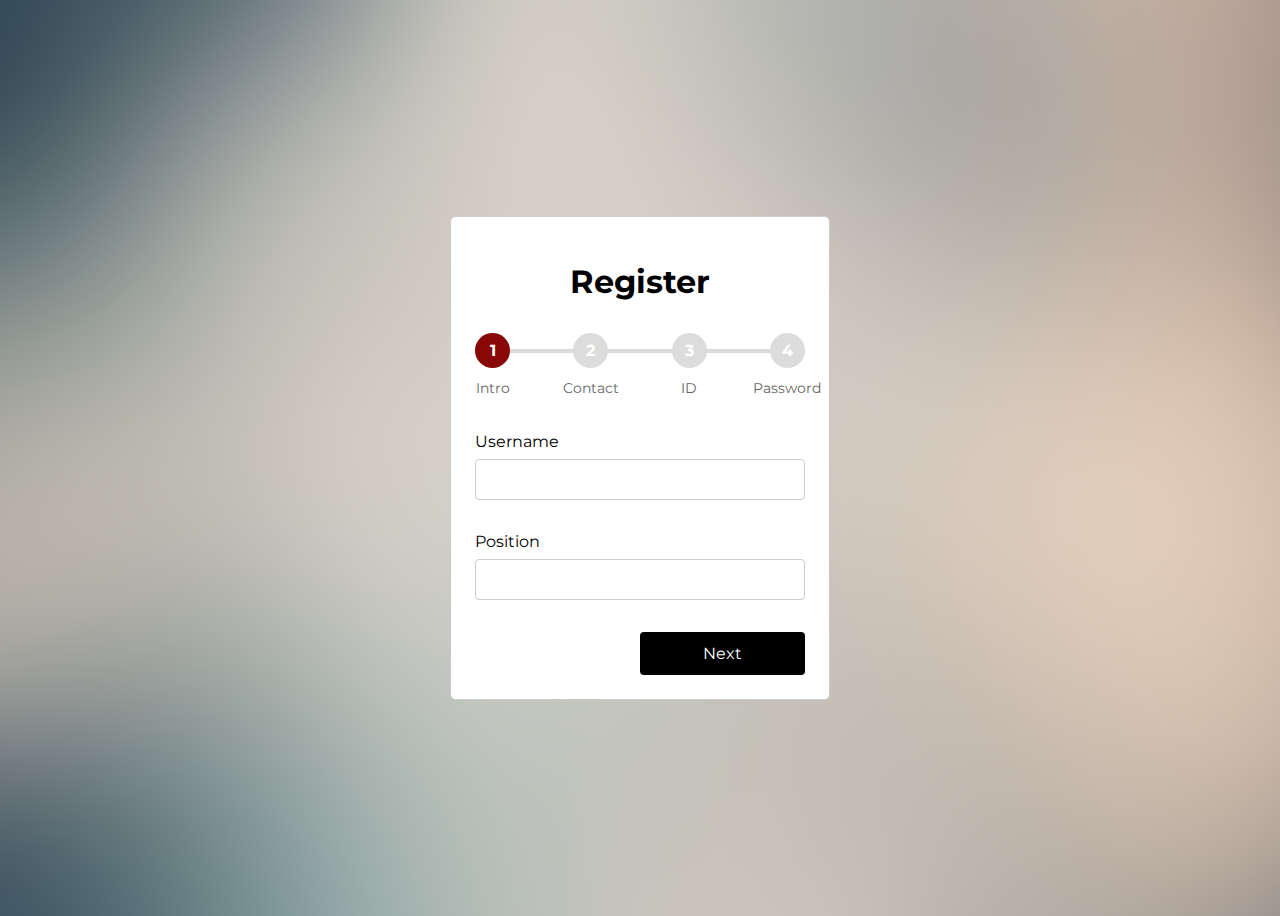
<file: 1/index.html>
<!DOCTYPE html>
<html lang="en">
    <head>
        <meta charset="UTF-8">
        <meta http-equiv="X-UA-Compatible" content="IE=edge">
        <meta name="viewport" content="width=device-width, initial-scale=1.0">
        <link rel="stylesheet" href="styles.css">
        <link rel="preconnect" href="https://fonts.googleapis.com">
        <link rel="preconnect" href="https://fonts.gstatic.com" crossorigin>
        <link href="https://fonts.googleapis.com/css2?family=Montserrat:wght@300;700&family=Roboto:wght@300;500;700&display=swap" rel="stylesheet">
        <link rel="shortcut icon" type="image/x-icon" href="favicon.ico">
        <script src="script.js" defer></script>
        <title>Register</title>
    </head>
    <body>
        <div class="container">
            <form action="#" class="form">
                <h1 class="text-center">Register</h1>
                <!-- progress bar -->
                <div class="progressbar">
                    <div class="progress" id="progress"></div>
                    <div class="progress-step progress-step-active" data-title="Intro"></div>
                    <div class="progress-step" data-title="Contact"></div>
                    <div class="progress-step" data-title="ID"></div>
                    <div class="progress-step" data-title="Password"></div>
                </div>
                <!-- steps -->
                <div class="form-step form-step-active">
                    <div class="input-group">
                        <label for="username">Username</label>
                        <input type="text" name="username" id="username">
                    </div>
                    <div class="input-group">
                        <label for="position">Position</label>
                        <input type="text" name="position" id="position">
                    </div>
                    <div class="">
                        <a href="#" class="btn btn-next width-50 ml-auto">Next</a>
                    </div>
                </div>
                <div class="form-step">
                    <div class="input-group">
                        <label for="phone">Phone</label>
                        <input type="text" name="phone" id="phone">
                    </div>
                    <div class="input-group">
                        <label for="Email">Email</label>
                        <input type="text" name="email" id="email">
                    </div>
                    <div class="btns-group">
                        <a href="#" class="btn btn-prev">Previous</a>
                        <a href="#" class="btn btn-next">Next</a>
                    </div>
                </div>
                <div class="form-step">
                    <div class="input-group">
                        <label for="dob">Date of Birth</label>
                        <input type="date" name="dob" id="dob">
                    </div>
                    <div class="input-group">
                        <label for="pob">Place of Birth</label>
                        <input type="text" name="pob" id="pob">
                    </div>
                    <div class="btns-group">
                        <a href="#" class="btn btn-prev">Previous</a>
                        <a href="#" class="btn btn-next">Next</a>
                    </div>
                </div>
                <div class="form-step">
                    <div class="input-group">
                        <label for="password">Password</label>
                        <input type="password" name="password" id="password">
                    </div>
                    <div class="input-group">
                        <label for="confirmPassword">Confirm Password</label>
                        <input type="password" name="confirmPassword" id="confirmPassword">
                    </div>
                    <div class="btns-group">
                        <a href="#" class="btn btn-prev">Previous</a>
                        <input type="submit" value="Submit" class="submit-btn">
                    </div>
                </div>
            </form>
        </div>
    </body>
</html>
</file>
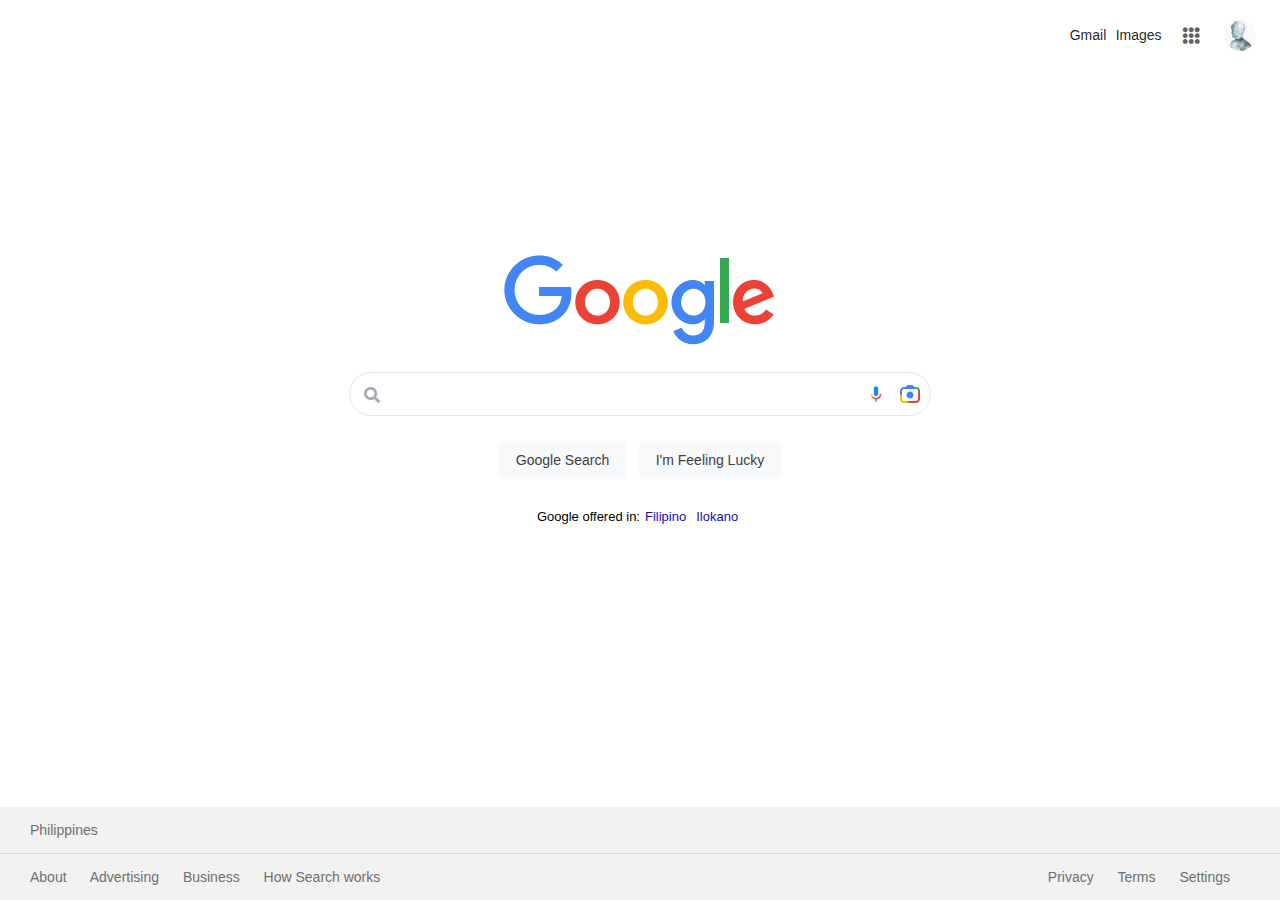
<file: 2/index.html>
<!DOCTYPE html>
<html lang="en">
<head>
    <meta charset="UTF-8">
    <meta http-equiv="X-UA-Compatible" content="IE=edge">
    <meta name="viewport" content="width=device-width, initial-scale=1.0">
    <link rel="stylesheet" href="styles.css">
    <link rel="stylesheet" href="https://cdnjs.cloudflare.com/ajax/libs/font-awesome/5.15.3/css/all.min.css">
    <link rel="shortcut icon" type="image/x-icon" href="imgs/favicon.ico" />
    <title>Google | Shamms Sale</title>
</head>

<body>
    
    <nav class="navbar">
        <div class="navbar-wrapper">
            <a href="https://mail.google.com/mail/">Gmail</a>
            <a href="https://www.google.com.ph/imghp?hl=en&ogbl">Images</a>
            <div class="app">
                <i class="fas fa-ellipsis-v"></i>
                <i class="fas fa-ellipsis-v"></i>
                <i class="fas fa-ellipsis-v"></i>
            </div>
            <div class="account">
                <img src="imgs/profile.jpg" alt="">
            </div>
        </div>
    </nav>

    <div class="container-body">
        <main>
            <img src="imgs/logo.png" class="logo">
            <div class="search">
                <span class="fas fa-search"></span>
                    <input type="text">
                    <img src="imgs/mic.png" alt="">
                    <img src="imgs/image.png" alt="">
            </div>
            <div class="search-button">
                <button>Google Search</button>
                <button>I'm Feeling Lucky</button>
            </div>
            <div class="search-language">
                <p>Google offered in: </p>
                <a href="#">Filipino</a>
                <a href="#">Ilokano</a>
            </div>
        </main>
    </div>

    <footer>
        <div class="footer-location">
            Philippines
        </div>
        <div class="footer-menu">
            <div class="left-menu">
                <a href="#">About</a>
                <a href="#">Advertising</a>
                <a href="#">Business</a>
                <a href="#">How Search works</a>
            </div>
            <div class="right-menu">
                <a href="#">Privacy</a>
                <a href="#">Terms</a>
                <a href="#">Settings</a>
            </div>
        </div>
    </footer>

</body>
</html>
</file>
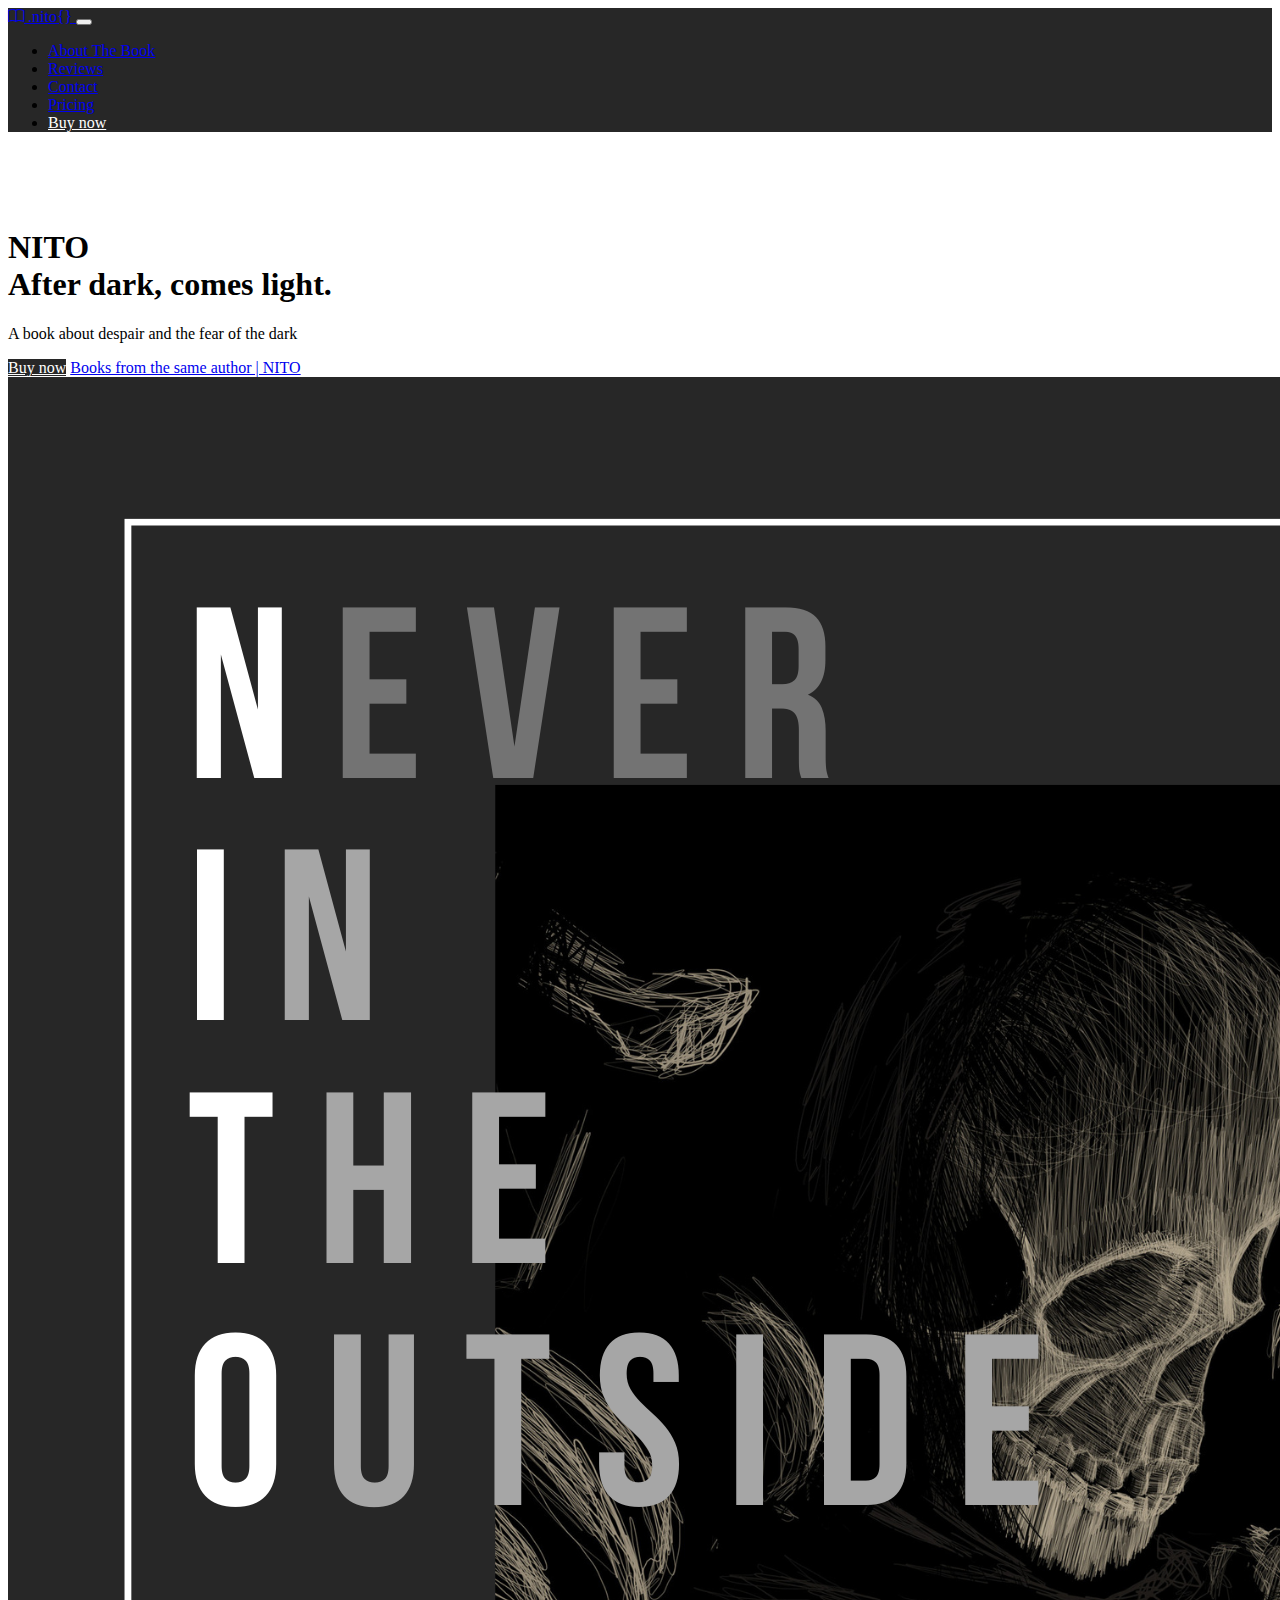
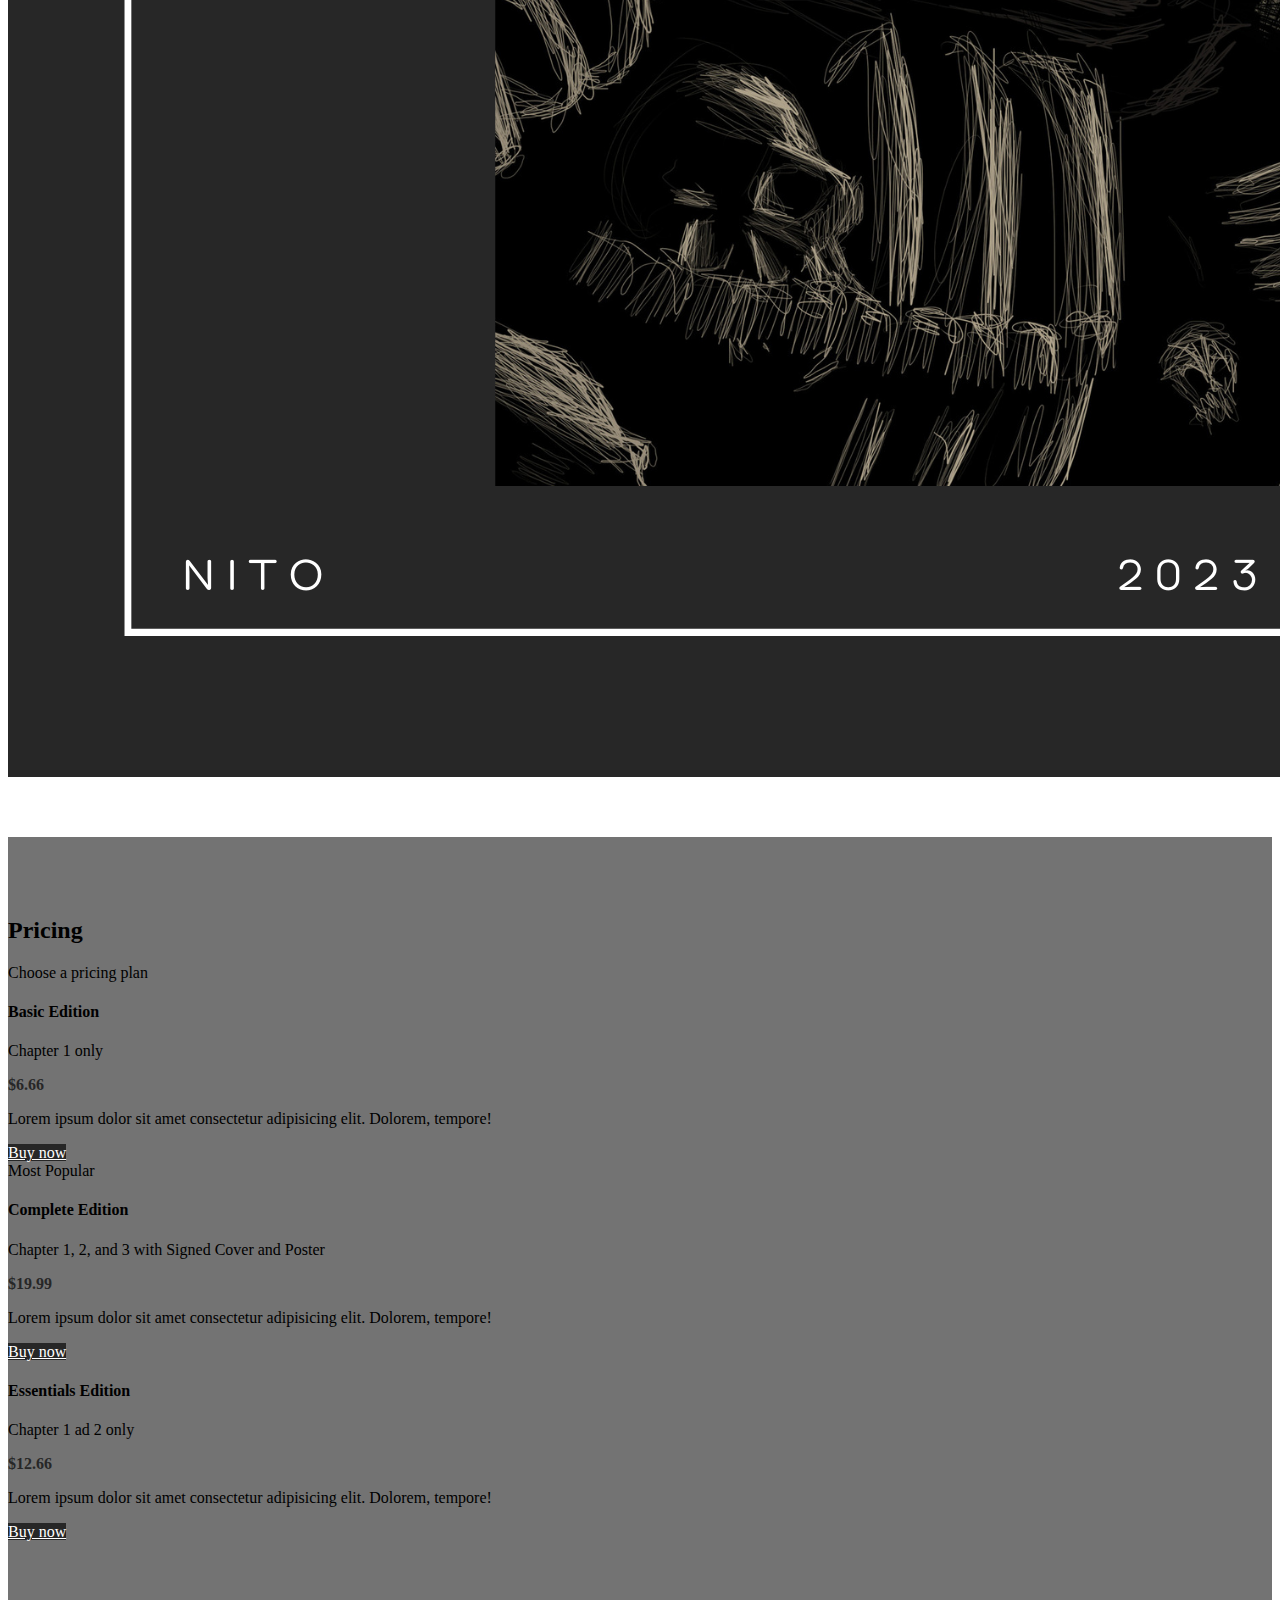
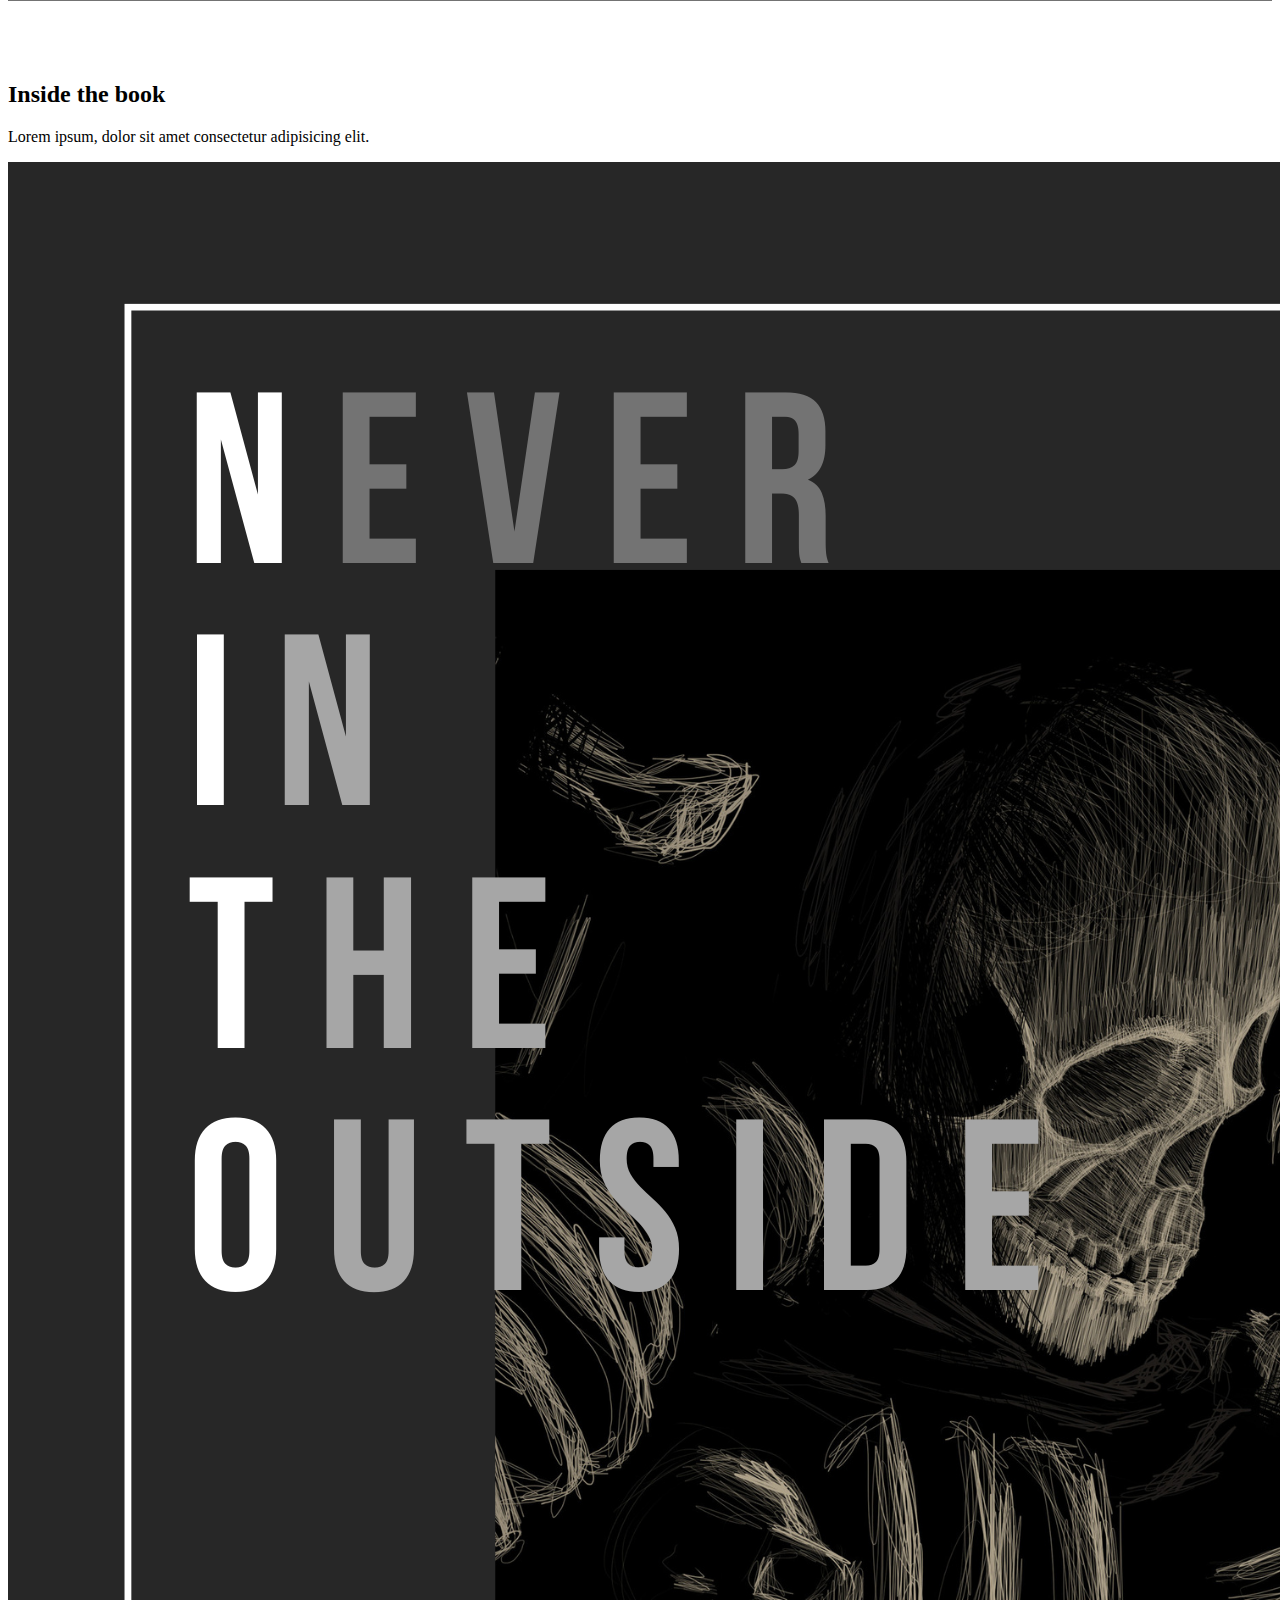
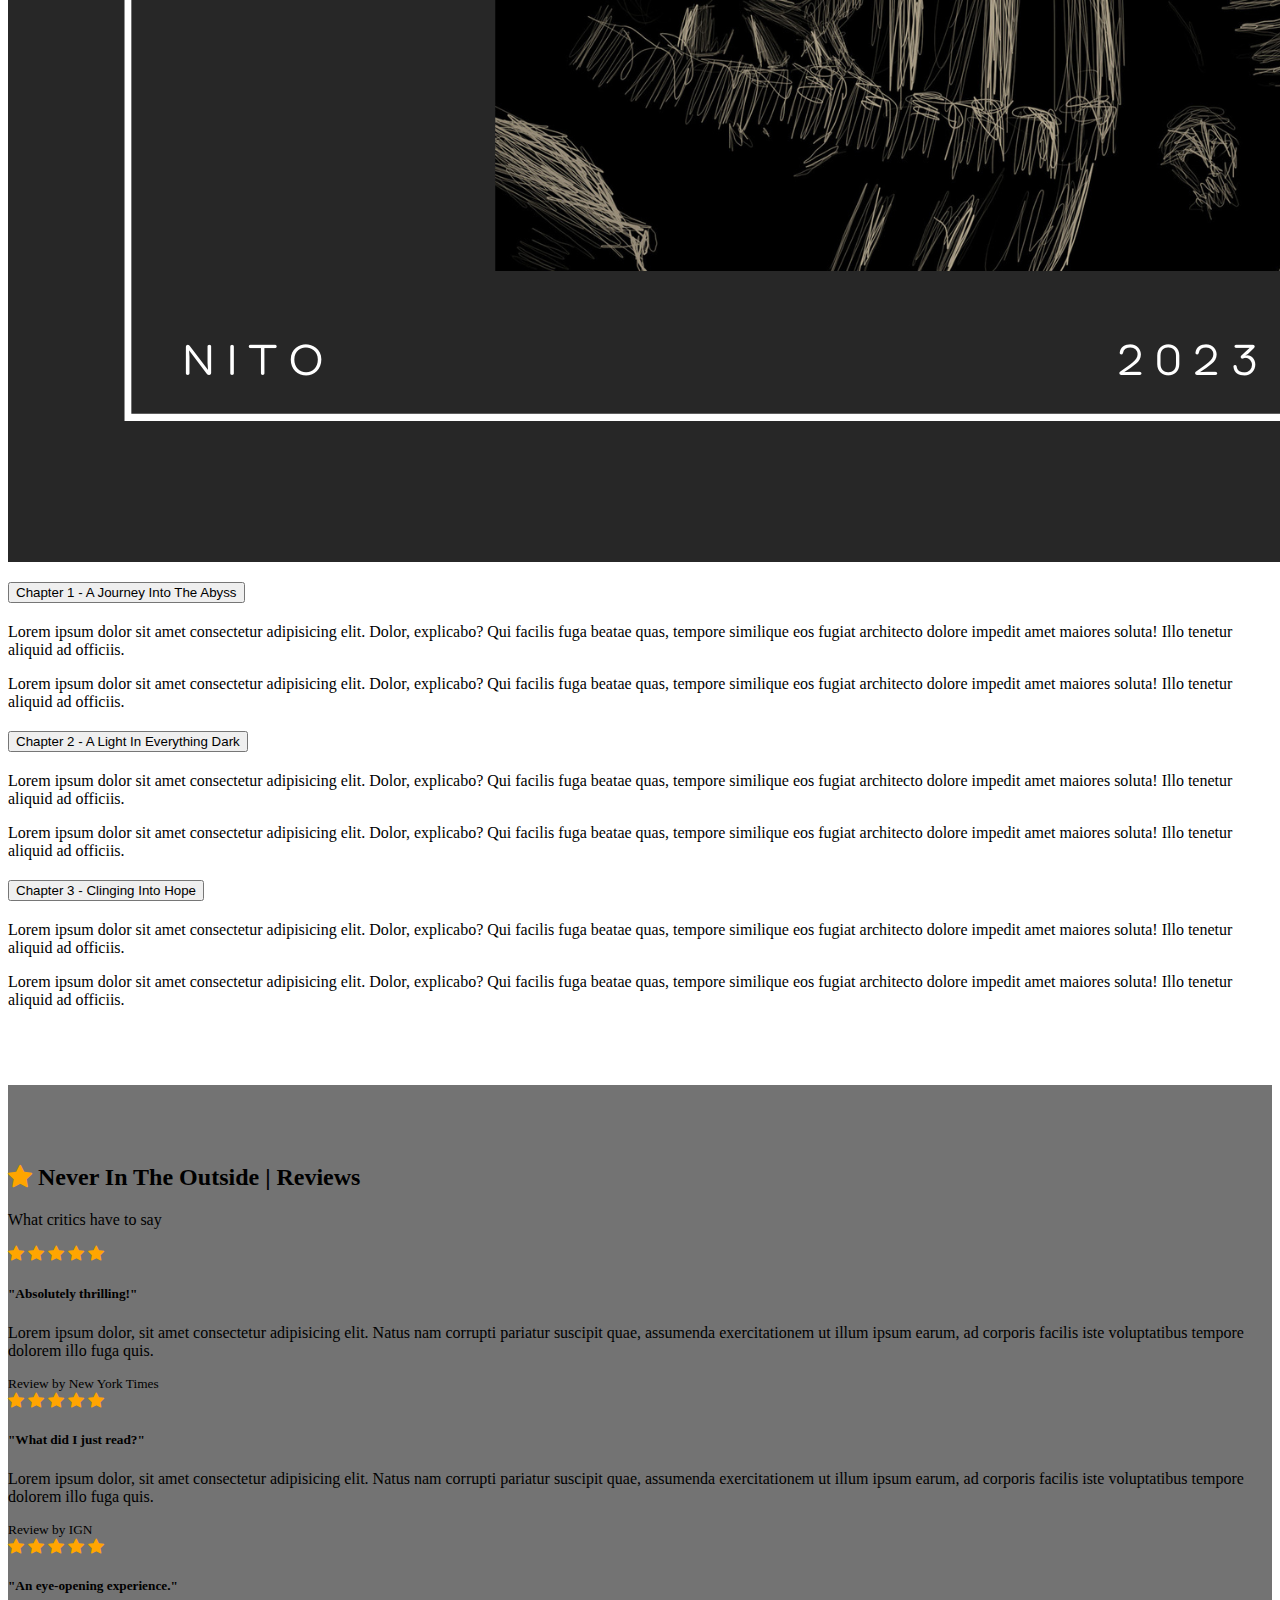
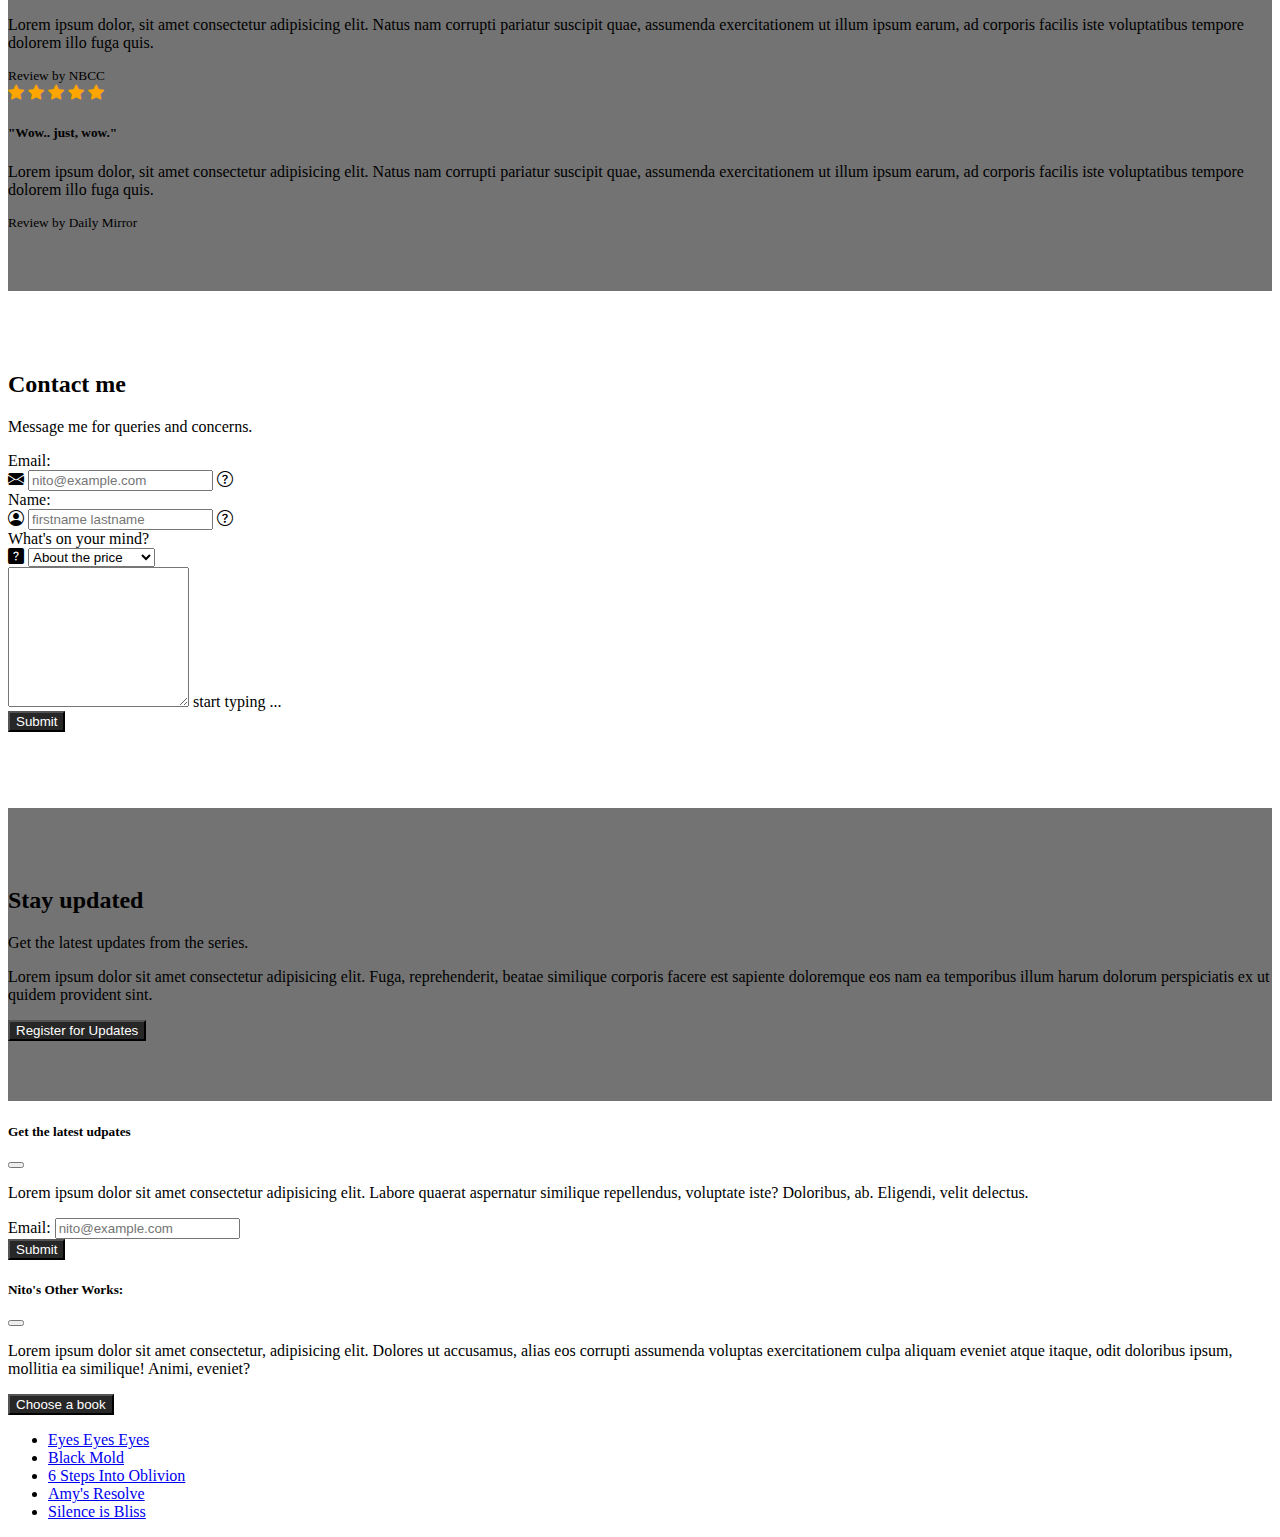
<file: 3/index.html>
<html lang="en">
<head>
    <meta charset="UTF-8">
    <meta http-equiv="X-UA-Compatible" content="IE=edge">
    <meta name="viewport" content="width=device-width, initial-scale=1.0">
    <link href="https://cdn.jsdelivr.net/npm/bootstrap@5.3.0-alpha1/dist/css/bootstrap.min.css" rel="stylesheet" integrity="sha384-GLhlTQ8iRABdZLl6O3oVMWSktQOp6b7In1Zl3/Jr59b6EGGoI1aFkw7cmDA6j6gD" crossorigin="anonymous">
    <link rel="stylesheet" href="https://cdn.jsdelivr.net/npm/bootstrap-icons@1.10.3/font/bootstrap-icons.css">
    <link rel="stylesheet" href="styles.css">
    <link rel="shortcut icon" type="image/x-icon" href="imgs/favicon.ico" />
    <title>Nito | Book</title>
    <style>
        section{
            padding: 60px 0;
        }
    </style>
</head>
<body>

    <nav class="navbar navbar-expand-md navbar-dark fixed-top altdark">
        <div class="container-xxl">
            <a href="#intro" class="navbar-brand">
                <i class="bi bi-book"></i>
                <span class="fw-bold text-secondary text-white">.nito{}</span>
            </a>
            <button class="navbar-toggler" type="button" data-bs-toggle="collapse" 
            data-bs-target="#main-nav" aria-controls="main-nav" aria-expanded="false"
            aria-label="Toggle navigation">
            <span class="navbar-toggler-icon"></span>
            </button>

            <div class="collapse navbar-collapse justify-content-end align-center" 
                 id="main-nav">
                <ul class="navbar-nav">
                    <li class="nav-item">
                        <a href="#topics" class="nav-link">About The Book</a>
                    </li>
                    <li class="nav-item">
                        <a href="#reviews" class="nav-link">Reviews</a>
                    </li>
                    <li class="nav-item">
                        <a href="#contact" class="nav-link">Contact</a>
                    </li>
                    <li class="nav-item d-md-none">
                        <a href="#pricing" class="nav-link">Pricing</a>
                    </li>
                    <li class="nav-item ms-2 d-none d-md-inline">
                        <a href="#pricing" class="btn btn-secondary">Buy now</a>
                    </li>
                </ul>
            </div>

        </div>
    </nav>

    <section id="intro">
        <div class="container-lg mt-5">
            <div class="row justify-content-center align-items-center">
                <div class="col-md-5 text-center text-md-start">
                    <h1>
                        <div class="display-2">NITO</div>
                        <div class="display-5 text-muted">After dark, comes light.</div>
                    </h1>
                    <p class="lead my-4 text-muted">A book about despair and the fear of the dark</p>
                    <a href="#pricing" class="btn btn-secondary btn-lg">Buy now</a>

                    <a href="#sidebar" class="d-block mt-3 text-dark" data-bs-toggle="offcanvas" role="button"
                    aria-controls="sidebar">Books from the same author | NITO</a>

                </div>
                <div class="col-md-5 text-center d-none d-md-block">

                    <span class="tt" data-bs-placement="bottom" title="Never In The Outside | Book Cover">
                        <img class="img-fluid" src="imgs/book.png" alt="ebook cover">
                    </span>

                </div>
            </div>
        </div>
    </section>

    <section id="pricing" class="bg-altlight mt-5">
        <div class="container-lg">
            <div class="text-center">
                <h2 class="text-white">Pricing</h2>
                <p class="lead text-white">Choose a pricing plan</p>
            </div>

            <div class="row my-5 align-items-center justify-content-center g-0">
                <div class="col-8 col-lg-4 col-xl-3">
                    <div class="card border-0">
                        <div class="card-body text-center py-4">
                            <h4 class="card-title">Basic Edition</h4>
                            <p class="lead card-subtitle">Chapter 1 only</p>
                            <p class="display-5 my-4 prices">$6.66</p>
                            <p class="card-text mx-5 text-muted d-none d-lg-block">Lorem ipsum dolor sit amet consectetur adipisicing elit.
                                Dolorem, tempore!</p>
                            <a href="#" class="btn btn-outline-dark btn-lg mt-3">Buy now</a>
                        </div>
                    </div>
                </div>

                <div class="col-9 col-lg-4">
                    <div class="card border-dark border-2">
                        <div class="card-header text-center text-primary text-dark fw-bold">Most Popular</div>
                        <div class="card-body text-center py-5">
                            <h4 class="card-title">Complete Edition</h4>
                            <p class="lead card-subtitle">Chapter 1, 2, and 3 with Signed Cover and Poster</p>
                            <p class="display-4 my-4 prices">$19.99</p>
                            <p class="card-text mx-5 text-muted d-none d-lg-block">Lorem ipsum dolor sit amet consectetur adipisicing elit.
                                Dolorem, tempore!</p>
                            <a href="#" class="btn btn-outline-dark btn-lg mt-3">Buy now</a>
                        </div>
                    </div>
                </div>

                <div class="col-8 col-lg-4 col-xl-3">
                    <div class="card border-0">
                        <div class="card-body text-center py-4">
                            <h4 class="card-title">Essentials Edition</h4>
                            <p class="lead card-subtitle">Chapter 1 ad 2 only</p>
                            <p class="display-5 my-4 prices">$12.66</p>
                            <p class="card-text mx-5 text-muted d-none d-lg-block">Lorem ipsum dolor sit amet consectetur adipisicing elit.
                                Dolorem, tempore!</p>
                            <a href="#" class="btn btn-outline-dark btn-lg mt-3">Buy now</a>
                        </div>
                    </div>
                </div>

            </div>

        </div>

    </section>

    <section id="topics">
        <div class="container-md mt-5">
            <div class="text-center">
                <h2>Inside the book</h2>
                <p class="lead text-muted">
                    Lorem ipsum, dolor sit amet consectetur adipisicing elit.
                </p>
            </div>
            <div class="row my-5 g-5 justify-content-around align-items-center">
                <div class="col-6 col-lg-4">
                    <img src="imgs/book.png" class="img-fluid" alt="ebook">
                </div>

                <div class="col-lg-6">

                <div class="accordion" id="chapters">
                        <div class="accordion-item">
                            <h2 class="accordion-header" id="heading-1">
                                <button class="accordion-button" type="button" data-bs-toggle="collapse"
                                data-bs-target="#chapter-1" aria-expanded="true" aria-controls="chapter-1">
                                    Chapter 1 - A Journey Into The Abyss
                                </button>
                            </h2>
                            <div id="chapter-1" class="accordion-collapse collapse show" 
                            aria-labelledby="heading-1" data-bs-parent="#chapters">
                                <div class="accordion-body">
                                    <p>Lorem ipsum dolor sit amet consectetur adipisicing elit. 
                                        Dolor, explicabo? Qui facilis fuga beatae quas, tempore similique eos fugiat architecto dolore 
                                        impedit amet maiores soluta! Illo tenetur aliquid ad officiis.</p>
                                    <p>Lorem ipsum dolor sit amet consectetur adipisicing elit. 
                                        Dolor, explicabo? Qui facilis fuga beatae quas, tempore similique eos fugiat architecto dolore 
                                        impedit amet maiores soluta! Illo tenetur aliquid ad officiis.</p>
                                </div>
                            </div>
                        </div>

                    <div class="accordion-item">
                        <h2 class="accordion-header" id="heading-2">
                            <button class="accordion-button" type="button" data-bs-toggle="collapse"
                            data-bs-target="#chapter-2" aria-expanded="false" aria-controls="chapter-2">
                                Chapter 2 - A Light In Everything Dark
                            </button>
                        </h2>
                        <div id="chapter-2" class="accordion-collapse collapse" 
                        aria-labelledby="heading-2" data-bs-parent="#chapters">
                            <div class="accordion-body">
                                <p>Lorem ipsum dolor sit amet consectetur adipisicing elit. 
                                    Dolor, explicabo? Qui facilis fuga beatae quas, tempore similique eos fugiat architecto dolore 
                                    impedit amet maiores soluta! Illo tenetur aliquid ad officiis.</p>
                                <p>Lorem ipsum dolor sit amet consectetur adipisicing elit. 
                                    Dolor, explicabo? Qui facilis fuga beatae quas, tempore similique eos fugiat architecto dolore 
                                    impedit amet maiores soluta! Illo tenetur aliquid ad officiis.</p>
                            </div>
                        </div>
                    </div>

                    <div class="accordion-item">
                        <h2 class="accordion-header" id="heading-3">
                            <button class="accordion-button" type="button" data-bs-toggle="collapse"
                            data-bs-target="#chapter-3" aria-expanded="false" aria-controls="chapter-3">
                                Chapter 3 - Clinging Into Hope
                            </button>
                        </h2>
                        <div id="chapter-3" class="accordion-collapse collapse" 
                        aria-labelledby="heading-3" data-bs-parent="#chapters">
                            <div class="accordion-body">
                                <p>Lorem ipsum dolor sit amet consectetur adipisicing elit. 
                                    Dolor, explicabo? Qui facilis fuga beatae quas, tempore similique eos fugiat architecto dolore 
                                    impedit amet maiores soluta! Illo tenetur aliquid ad officiis.</p>
                                <p>Lorem ipsum dolor sit amet consectetur adipisicing elit. 
                                    Dolor, explicabo? Qui facilis fuga beatae quas, tempore similique eos fugiat architecto dolore 
                                    impedit amet maiores soluta! Illo tenetur aliquid ad officiis.</p>
                            </div>
                        </div>
                    </div>
                </div>
            </div>
            </div>
        </div>
    </section>

    <section id="reviews" class="bg-altlight stars">
        <div class="container-lg mt-5">
            <div class="text-center">
                <h2 class="text-white"><i class="bi bi-star-fill"></i> Never In The Outside | Reviews</h2>
                <p class="lead text-white">What critics have to say</p>
            </div>

            <div class="row justify-content-center my-5">
                <div class="col-lg-8">
                    <div class="list-group">
                        <div class="list-group-item py-3">
                            <div class="pb-2">
                                <i class="bi bi-star-fill"></i>
                                <i class="bi bi-star-fill"></i>
                                <i class="bi bi-star-fill"></i>
                                <i class="bi bi-star-fill"></i>
                                <i class="bi bi-star-fill"></i>
                            </div>
                            <h5 class="mb-1 fw-bold">"Absolutely thrilling!"</h5>
                            <p class="mb-1">Lorem ipsum dolor, sit amet consectetur adipisicing elit. 
                                Natus nam corrupti pariatur suscipit quae, assumenda exercitationem ut 
                                illum ipsum earum, ad corporis facilis iste voluptatibus tempore dolorem 
                                illo fuga quis.</p>
                            <small>Review by New York Times</small>
                        </div>
                        <div class="list-group-item py-3">
                            <div class="pb-2">
                                <i class="bi bi-star-fill"></i>
                                <i class="bi bi-star-fill"></i>
                                <i class="bi bi-star-fill"></i>
                                <i class="bi bi-star-fill"></i>
                                <i class="bi bi-star-fill"></i>
                            </div>
                            <h5 class="mb-1 fw-bold">"What did I just read?"</h5>
                            <p class="mb-1">Lorem ipsum dolor, sit amet consectetur adipisicing elit. 
                                Natus nam corrupti pariatur suscipit quae, assumenda exercitationem ut 
                                illum ipsum earum, ad corporis facilis iste voluptatibus tempore dolorem 
                                illo fuga quis.</p>
                            <small>Review by IGN</small>
                        </div>
                        <div class="list-group-item py-3">
                            <div class="pb-2">
                                <i class="bi bi-star-fill"></i>
                                <i class="bi bi-star-fill"></i>
                                <i class="bi bi-star-fill"></i>
                                <i class="bi bi-star-fill"></i>
                                <i class="bi bi-star-fill"></i>
                            </div>
                            <h5 class="mb-1 fw-bold">"An eye-opening experience."</h5>
                            <p class="mb-1">Lorem ipsum dolor, sit amet consectetur adipisicing elit. 
                                Natus nam corrupti pariatur suscipit quae, assumenda exercitationem ut 
                                illum ipsum earum, ad corporis facilis iste voluptatibus tempore dolorem 
                                illo fuga quis.</p>
                            <small>Review by NBCC</small>
                        </div>
                        <div class="list-group-item py-3">
                            <div class="pb-2">
                                <i class="bi bi-star-fill"></i>
                                <i class="bi bi-star-fill"></i>
                                <i class="bi bi-star-fill"></i>
                                <i class="bi bi-star-fill"></i>
                                <i class="bi bi-star-fill"></i>
                            </div>
                            <h5 class="mb-1 fw-bold">"Wow.. just, wow."</h5>
                            <p class="mb-1">Lorem ipsum dolor, sit amet consectetur adipisicing elit. 
                                Natus nam corrupti pariatur suscipit quae, assumenda exercitationem ut 
                                illum ipsum earum, ad corporis facilis iste voluptatibus tempore dolorem 
                                illo fuga quis.</p>
                            <small>Review by Daily Mirror</small>
                        </div>
                    </div>
                </div>
            </div>
        </div>
    </section>

    <section id="contact">
        <div class="container-lg mt-5">
            <div class="text-center">
                <h2>Contact me</h2>
                <p class="lead">Message me for queries and concerns.</p>
            </div>

            <div class="row justify-content-center my-5">
                <div class="col-lg-6">
                    <form>
                        <label for="email" class="form-label">Email:</label>
                        <div class="mb-4 input-group">
                            <span class="input-group-text">
                                <i class="bi bi-envelope-fill"></i>
                            </span>
                            <input type="email" class="form-control" id="email" placeholder="nito@example.com">
                            <span class="input-group-text">
                                <span class="tt" data-bs-placement="bottom" title="Enter you email address.">
                                    <i class="bi bi-question-circle text-muted"></i>
                                </span>
                            </span>
                        </div>

                        <label for="name" class="form-label">Name:</label>
                        <div class="input-group mb-4">
                            <span class="input-group-text">
                                <i class="bi bi-person-circle"></i>
                            </span>
                            <input type="text" class="form-control" id="name" placeholder="firstname lastname">
                            <span class="input-group-text">
                                <span class="tt" data-bs-placement="bottom" title="Provide your name.">
                                    <i class="bi bi-question-circle text-muted"></i>
                                </span>
                            </span>
                        </div>
                        
                        <label for="subject" class="form-label">What's on  your mind?</label>
                        <div class="input-group mb-4">
                            <span class="input-group-text">
                                <i class="bi bi-question-square-fill"></i>
                            </span>
                            <select class="form-select" id="subject">
                                <option value="pricing" selected>About the price</option>
                                <option value="content" >About the content</option>
                                <option value="other" >Others</option>
                            </select>
                        </div>

                        <div class="form-floating mb-4 mt-5">
                            <textarea name="" id="" class="form-control" style="height: 140px;"></textarea>
                            <label for="query" class="form-label">start typing ...</label>
                        </div>

                        <div class="mb-4 text-center">
                            <button type="submit" class="btn btn-secondary">Submit</button>
                        </div>

                    </form>
                </div>
            </div>

        </div>
    </section>

    <section class="bg-altlight">
        <div class="container">
            <div class="text-center text-white">
                <h2>Stay updated</h2>
                <p>Get the latest updates from the series.</p>
            </div>
            <div class="row justify-content-center">
                <div class="col-md-8 text-center">
                    <p class="text-white my-4">
                        Lorem ipsum dolor sit amet consectetur adipisicing elit. 
                        Fuga, reprehenderit, beatae similique corporis facere est sapiente 
                        doloremque eos nam ea temporibus illum harum dolorum perspiciatis ex
                         ut quidem provident sint.
                    </p>
                    <button class="btn btn-dark" data-bs-toggle="modal" data-bs-target="#reg-modal">
                        Register for Updates
                    </button>
                </div>
            </div>
        </div>
    </section>

    <div class="modal fade" id="reg-modal" tabindex="-1" aria-labelledby="modal-title" aria-hidden="true">
        <div class="modal-dialog">
            <div class="modal-content">
                <div class="modal-header">
                    <h5 class="modal-title" id="modal-title">Get the latest udpates</h5>
                    <button type="button" class="btn-close" data-bs-dismiss="modal" aria-label="Close"></button>
                </div>
                <div class="modal-body">
                    <p>Lorem ipsum dolor sit amet consectetur adipisicing elit. Labore quaerat aspernatur 
                        similique repellendus, voluptate iste? Doloribus, ab. Eligendi, velit delectus.</p>
                    <label for="modal-email" class="form-label">Email:</label>
                    <input type="email" class="form-control" id="modal-email" placeholder="nito@example.com">
                </div>
                <div class="modal-footer">
                    <button class="btn btn-dark">Submit</button>
                </div>
            </div>
        </div>
    </div>

    <div class="offcanvas offcanvas-start" tabindex="-1" id="sidebar" aria-labelledby="sidebar-label">
        <div class="offcanvas-header">
            <h5 class="offcanvas-title" id="sidebar-label" >Nito's Other Works:</h5>
            <button type="button" class="btn-close" data-bs-dismiss="offcanvas"
            aria-label="Close"></button>
        </div>
        <div class="offcanvas-body">
            <p>Lorem ipsum dolor sit amet consectetur, adipisicing elit. Dolores ut accusamus, 
                alias eos corrupti assumenda voluptas exercitationem culpa aliquam eveniet atque 
                itaque, odit doloribus ipsum, mollitia ea similique! Animi, eveniet?</p>
            <div class="dropdown mt-3">
                <button class="btn btn-secondary dropdown-toggle" type="button"
                id="book-dropdown" data-bs-toggle="dropdown">Choose a book</button>
                <ul class="dropdown-menu" aria-labelledby="book-dropdown">
                    <li><a href="#" class="dropdown-item">Eyes Eyes Eyes</a></li>
                    <li><a href="#" class="dropdown-item">Black Mold</a></li>
                    <li><a href="#" class="dropdown-item">6 Steps Into Oblivion</a></li>
                    <li><a href="#" class="dropdown-item">Amy's Resolve</a></li>
                    <li><a href="#" class="dropdown-item">Silence is Bliss</a></li>
                </ul>
            </div>
        </div>
    </div>

    <script src="https://cdn.jsdelivr.net/npm/bootstrap@5.3.0-alpha1/dist/js/bootstrap.bundle.min.js" integrity="sha384-w76AqPfDkMBDXo30jS1Sgez6pr3x5MlQ1ZAGC+nuZB+EYdgRZgiwxhTBTkF7CXvN" crossorigin="anonymous"></script>

    <script>
        const tooltips = document.querySelectorAll(".tt")
        tooltips.forEach(t => {
            new bootstrap.Tooltip(t)
        })
    </script>

</body>
</html>
</file>
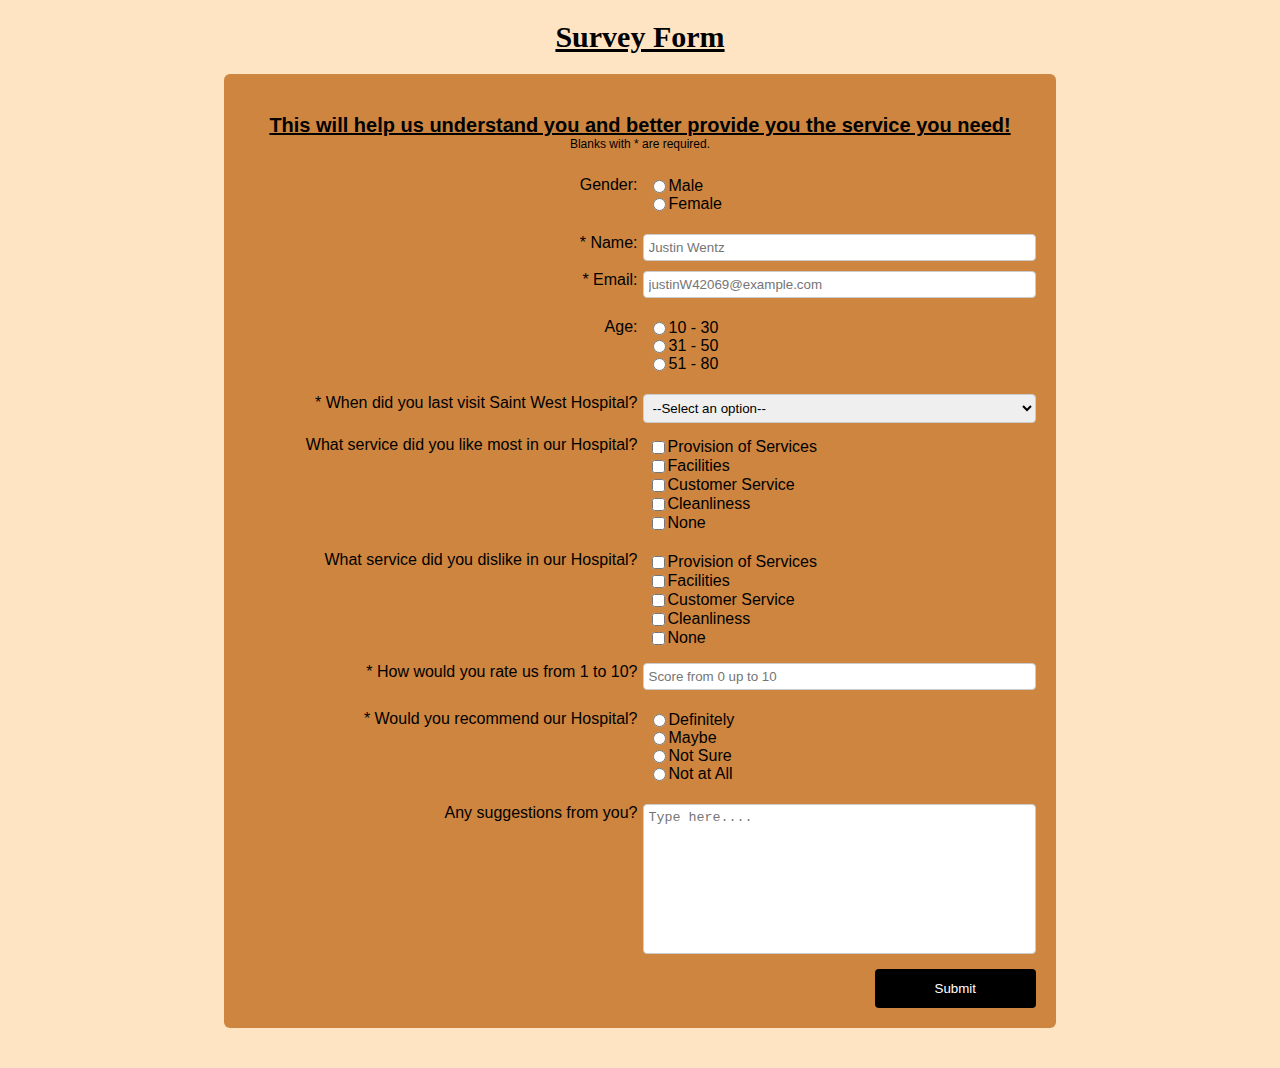
<file: Survey Form.html>
<!DOCTYPE html>
<html>
<head>
  <meta charset="utf-8">
  <meta http-equiv="X-UA-Compatible" content="IE=edge">
  <title>Survey Form</title>
  <link rel="stylesheet" href="style2.css">
  <meta name="viewport" content="width=device-width, initial-scale=1, minimum-scale=1, maximum-scale=1, user-scalable=no" />
  <link href="https://fonts.googleapis.com/css?family=Archivo+Narrow|Exo|Permanent+Marker&display=swap" rel="stylesheet">
</head>
<body>
  <h1 id="title"><u>Survey Form</u></h1>
  <div class="container">
    <center><p id="description">This will help us understand you and better provide you the service you need!</p>
    <p style="margin: 0; font-size: 12px">Blanks with * are required.</p></center>
    <form id="survey-form" action="" method="get" accept-charset="utf-8">
      <div class="row">
        <div class="left">
          <label for="gender" style="padding: 15px 0 0 0;">Gender:</label>
        </div>
        <div class="right">
          <ul>
                  <li>
                    <label>Male<input name="gender" value="1"  type="radio"></label>
                  </li>
                  <li>
                    <label>Female<input name="gender" value="2"  type="radio"></label>
                  </li>
          </ul>
        </div>
      </div>
      <div class="row">
        <div class="left">
          <label for="name" style="padding: 5px 0 0 0;" >* Name: </label>
        </div>
        <div class="right">
          <input type="text" name="firstname" id="name" placeholder="Justin Wentz" required>
        </div>
      </div>
      <div class="row">
        <div class="left">
          <label for="email" style="padding: 5px 0 0 0;">* Email: </label>
        </div>
        <div class="right">
          <input type="email" name="email" id="email" placeholder="justinW42069@example.com" required>
        </div>
      </div>
      <div class="row">
        <div class="left">
          <label for="age" style="padding: 15px 0 0 0;"> Age: </label>
        </div>
        <div class="right">
          <ul>
                  <li>
                    <label>10 - 30<input name="age" value="1" type="radio"></label>
                  </li>
                  <li>
                    <label>31 - 50<input name="age" value="2" type="radio"></label>
                  </li>
                  <li>
                    <label>51 - 80<input name="age" value="3" type="radio"></label>
                  </li>
          </ul>
        </div>
      </div>
      <div class="row">
        <div class="left">
          <label for="when" style="padding: 5px 0 0 0;">* When did you last visit Saint West Hospital?</label>
        </div>
        <div class="right">
          <select name="when" required>
            <option value="" selected>--Select an option--</option>
            <option value="ThisMonth">This month</option>
            <option value="2-3Months">2-3 months ago</option>
            <option value=">4Months">Atleast 4 months ago</option>
          </select>
        </div>
      </div>
      <div class="row">
        <div class="left">
          <label for="like" style="padding: 8px 0 0 0;">What service did you like most in our Hospital?</label>
        </div>
        <div class="right">
          <ul id="like">
                  <li><label><input name="like" value="1" type="checkbox">Provision of Services</label></li>
                  <li><label><input name="like" value="2" type="checkbox">Facilities</label></li>
                  <li><label><input name="like" value="3" type="checkbox">Customer Service</label></li>
                  <li><label><input name="like" value="4" type="checkbox">Cleanliness</label></li>
                  <li><label><input name="like" value="5" type="checkbox">None</label></li>
              </ul>
        </div>
      </div>
      <div class="row">
        <div class="left">
          <label for="dislike" style="padding: 8px 0 0 0;">What service did you dislike in our Hospital?</label>
        </div>
        <div class="right">
          <ul id="dislike">
                  <li><label><input name="dislike" value="1" type="checkbox">Provision of Services</label></li>
                  <li><label><input name="dislike" value="2" type="checkbox">Facilities</label></li>
                  <li><label><input name="dislike" value="3" type="checkbox">Customer Service</label></li>
                  <li><label><input name="dislike" value="4" type="checkbox">Cleanliness</label></li>
                  <li><label><input name="dislike" value="5" type="checkbox">None</label></li>
              </ul>
        </div>
      </div>
      <div class="row">
        <div class="left">
          <label for="score" style="padding: 5px 0 0 0;">* How would you rate us from 1 to 10?</label>
        </div>
        <div class="right">
          <input type="number" name="score" id="score" placeholder="Score from 0 up to 10" min="0" max="10" required>
        </div>
      </div>
      <div class="row">
        <div class="left">
          <label for="recommendation" style="padding: 15px 0 0 0;">* Would you recommend our Hospital? </label>
        </div>
        <div class="right">
          <ul>
                  <li>
                    <label>Definitely<input name="recommendation" value="1" type="radio" required></label>
                  </li>
            <li>
                    <label>Maybe<input name="recommendation" value="2" type="radio" required></label>
                  </li>
                  <li>
                    <label>Not Sure<input name="recommendation" value="3" type="radio" required></label>
                  </li>
                  <li>
                    <label>Not at All<input name="recommendation" value="4" type="radio" required></label>
                  </li>
              </ul>
        </div>
      </div>
      <div class="row">
        <div class="left">
          <label for="feedback" style="padding: 5px 0 0 0;"> Any suggestions from you? </label>
        </div>
        <div class="right">
          <textarea name="feedback" placeholder="Type here...."></textarea>
        </div>
      </div>
      <div class="row" style="justify-content: flex-end;">
        <input type="submit" id="submit" name="submit" value="Submit">
      </div>
    </form>
    
  </div>
</body>
</html>
</file>
<file: 1/styles.css>
:root{
    --primary-color: black;
    --secondary-color: #880808;
}

*,
*::before,
*::after{
    box-sizing: border-box;
}

body{
    background-image: url("bg1.png")
    
}

.container{
    font-family: 'Montserrat' , Arial, Helvetica, sans-serif;
    margin: 0;
    display: grid;
    place-items: center;
    min-height: 100vh;
}

/* Global */
label{
    display: block;
    margin-bottom: 0.5rem;
}
input{
    display: block;
    width: 100%;
    padding: 0.75rem;
    border: 1px solid #ccc;
    border-radius: 0.25rem;
}

.width-50{
    width: 50%;
}

.ml-auto{
    margin-left: auto;
}

.text-center{
    text-align: center;
}

/* progressbar */
.progressbar{
    position: relative;
    display: flex;
    justify-content: space-between;
    counter-reset: step; /* variable name */
    margin: 2rem 0 4rem;
}

.progressbar::before, .progress{
    content: "";
    position: absolute;
    top: 50%;
    transform: translateY(-50%);
    height: 4px;
    width: 100%;
    background-color: #dcdcdc;
    z-index: 1; /* solved the line as after number problem */
}

.progress{
    background-color: var(--secondary-color);
    width: 0%;
    transition: 0.3s;
}

.progress-step{
    width: 2.1875rem;
    height: 2.1875rem;
    background-color: #dcdcdc;
    border-radius: 50%;
    display: flex;
    align-items: center;
    justify-content: center;
    transition: 0.3s;
    z-index: 2;
}

.progress-step::before{
    counter-increment: step; /* step increments */
    content: counter(step);
    font-weight: 700;
    color: white;
}

.progress-step::after{
    content: attr(data-title);
    position: absolute;
    top: calc(100% + 0.75rem);
    font-size: 0.85rem;
    color: #666;
}

.progress-step-active{
    background-color: var(--secondary-color);
    color: #f3f3f3;
}

/* Form */

.form{
    width: clamp(320px, 30%, 430px);
    margin: 0 auto;
    border: 1px solid #ccc;
    border-radius: 0.35rem;
    padding: 1.5rem;
    background: white;
}

.form-step{
    display: none;
    transform-origin: top;

}

.form-step-active{
    display: block;
}

.input-group{
    margin: 2rem 0;
}

/* button */
.btns-group{
    display: grid;
    grid-template-columns: 1fr 1fr;
    column-gap: 5px;
}
.btn{
    padding: 0.75rem;
    display: block;
    text-decoration: none;
    background-color: var(--primary-color);
    color: white;
    text-align: center;
    border-radius: 0.25rem;
    cursor: pointer;
    transition: 0.3s;

}
.btn:hover{
    box-shadow: 0 0 0 2px #fff, 0 0 0 3px var(--primary-color);
}

.submit-btn{
    font-family: 'Montserrat';
    font-weight: 700;
    padding: 0.75rem;
    display: block;
    text-decoration: none;
    background-color:white;
    color: var(--secondary-color);
    text-align: center;
    border-radius: 1px;
    border-color:var(--secondary-color);
    cursor: pointer;
    transition: 0.3s;
}

.submit-btn:hover{
    box-shadow: 0 0 0 2px #fff, 0 0 0 3px var(--secondary-color);
}
</file>
<file: 2/styles.css>
*{
    margin: 0;
    padding: 0;
    outline: none;
    box-sizing: border-box;
    font-family: Arial, Helvetica, sans-serif;
}

body{
    width: 100%;
    height: 100%;
}

.navbar{
    display: block;
    float: right;
    height: 50px;
    padding: 15px;
}

.navbar-wrapper{
    width: 200px;
    display: flex;
    justify-content: space-around;
    align-items: center;
    font-size: 14px;
}

.navbar-wrapper > a {
    text-decoration: none;
    color: rgba(0, 0, 0, 0.87);
}

.navbar-wrapper > a:hover{
    text-decoration: underline;
}

.app, .account{
    display: flex;
    justify-content: center;
    align-items: center;
    width: 40px;
    height: 40px;
    border-radius: 50%;
    cursor: pointer;
}

.app:hover, .account:hover{

    background-color: #f2f2f2;

}

 .account > img {
    width: 32px;
    height: 32px;
    object-fit: cover;
    border-radius: 50%;
 }

 .app > i {
    font-size: 17px;
    color: #5f6368;
 }

 .container-body{
    padding-top: 200px;
 }

 main {
    width: 100%;
    display: flex;
    flex-direction: column;
    justify-content: center;
    align-items: center;
    padding: 55px 30px;
 }

 .search {
    display: flex;
    justify-content: space-between;
    align-items: center;
    max-width: 582px;
    width: 582px;
    height: 44px;
    border: 1px solid #e7e8eb;
    border-radius: 30px;
    padding: 5px 8px 5px 14px;
    margin: 25px;
 }

 .search:hover {
    box-shadow: 0px 1px 6px rgba(32 33 36 /28%);
 }

 .search span{
    width: 15px;
    height: 15px;
    color: #a5aab0;
 }

 .search input{
    width: 90%;
    height: 100%;
    background-color: transparent;
    border: none;
    font-size: 15px;
 }

 .search img{
    width: 24px;
    height: 24px;
    cursor: pointer;
    margin-left: 10px;
 }

 .search-button button{
    background-color: #f8f9fa;
    border: 1px solid #f8f9fa;
    border-radius: 4px;
    color: #3c4043;
    font-size: 14px;
    text-align: center;
    padding: 10px 16px;
    margin: 0 4px;
    cursor: pointer;
 }

 .search-button button:hover{
    border: 1px solid #e7e8eb;
    box-shadow: 0 3px 3px -3px #a5aab0;
 }

 .search-language {
    display: flex;
    font-size: 13px;
    margin: 30px 0;
 }

 .search-language a {
    text-decoration: none;
    color: #1a0dab;
    padding: 0 5px;
 }

 .search-language a:hover{
    text-decoration: underline;
 }

 footer{
    width: 100%;
    position: absolute;
    bottom: 0;
    background-color: #f2f2f2;
    font-size: 14px;
    color: #6f6f6f;
 }

 .footer-location{
    padding: 15px 30px;
    border-bottom: 1px solid #dadce0;
 }

 .footer-menu {
    display: flex;
    flex-wrap: wrap;
    justify-content: space-between;
    align-items: center;
    padding: 15px 30px;
 }

 .left-menu a, .right-menu a{
    text-decoration: none;
    color: #6f6f6f;
    padding: 0 20px 0 0;
 }

 .left-menu a:hover, .right-menu a:hover{
    text-decoration: underline;
 }
</file>
<file: 3/styles.css>
.altdark{
    background:#272727;
}

.custom-border{
    border:solid;
    border-width: 1px;
    border-color: #272727;
}

.btn{
    background:#272727;
    color: white;
}

.bg-altlight{
    background: #737373;
}

.prices{
    font-weight: bold;
    color: #272727;
}

.stars i{
    color: orange;
}
</file>
<file: style2.css>
* {
  box-sizing: border-box;
}

body {
  margin: 0;
  background-color: #FFE4C4;  
  font-family: 'Century Gothic', sans-serif;
  display: flex;
  flex-direction: column;
}

#title  {
  font-family: 'Century Gothic';
  font-size: 30px;
  text-align: center;
}

.container {
  display: flex;
  flex-direction: column;
  width: 65%;
  background-color: #CD853F; 
  margin: auto;
  border-radius: 6px;
  padding: 20px;
  margin-bottom: 40px;
}

#description {
  margin-bottom: 0;
  font-weight: bold;
  text-decoration: underline;
  font-size: 20px;
}


#survey-form {
  margin-top: 10px;
}

.row {
  display: flex;
  flex-direction: row;
}

.left {
  display: flex;
  justify-content: flex-end;
  width: 50%;
  margin-right: 5px;
}


.right {
  display: flex;
  width: 50%;
}

ul {
  padding-left: 5px;
  list-style-type: none;
  display: flex;
  flex-direction: column;
  justify-content: flex-start;
}


input[type=text], 
input[type=email], 
input[type=number], select, textarea {
    width: 100%;
    padding: 5px;
    border: 1px solid #ccc;
    border-radius: 4px;
    margin: 5px 0 5px 5px;    
}

textarea {
    height: 150px;
    resize: none;
}

#like, #dislike {
  margin: 10px 0;
}

 
input[type=radio], input[type=checkbox] {
  float: left;
}


input[type=submit] {
  background-color: black;
    color: white;
    padding: 12px 60px;
    margin-top: 10px;
    border: none;
    border-radius: 4px;
  cursor: pointer;
  -webkit-appearance: none;
  -moz-appearance: none;
  appearance: none; 
}

input[type=submit]:hover {
  background-color: white;
  color: black;
}


select:focus:invalid, input:focus:invalid {
  box-shadow: 0 0 5px 1px #ff0000;
}

footer p {
  text-align: center;
  font-size: 14px;
}

footer p a {
  text-decoration: none;
  color: #000;
}

footer p a:hover {
  color: #0099cc;
}
  input[type=text], 
  input[type=email], 
  input[type=number], select, textarea {
    margin: 5px 0; 
  }
  
}
</file>
